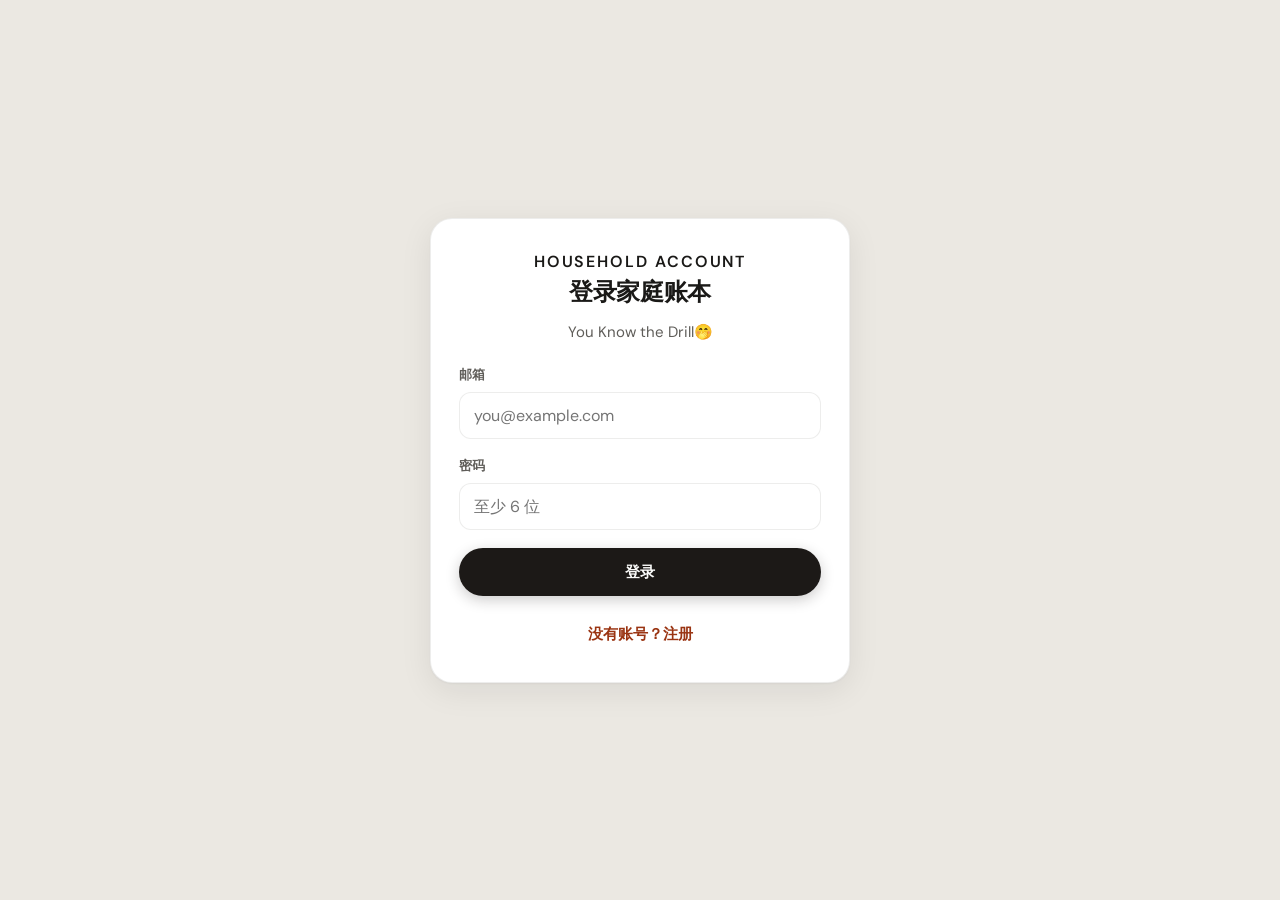
<file: index.html>
<!DOCTYPE html>
<html lang="zh-CN">
<head>
    <meta charset="UTF-8">
    <meta name="viewport" content="width=device-width, initial-scale=1.0">
    <title>家庭账本 · Household Account</title>
    <link rel="preconnect" href="https://fonts.googleapis.com">
    <link rel="preconnect" href="https://fonts.gstatic.com" crossorigin>
    <link href="https://fonts.googleapis.com/css2?family=DM+Sans:ital,opsz,wght@0,9..40,400..600;1,9..40,400&display=swap" rel="stylesheet">
    <link rel="stylesheet" href="style.css">
</head>
<body>
    <div id="auth-screen" class="auth-screen">
        <div class="auth-card">
            <p class="brand-title auth-brand">Household Account</p>
            <h2 class="auth-title">登录家庭账本</h2>
            <p class="auth-lead">You Know the Drill🤭</p>
            <div id="auth-config-warning" class="auth-config-warning" hidden>
                请先在项目里的 <code>supabase-config.js</code> 中填写 <code>SUPABASE_URL</code> 与 <code>SUPABASE_ANON_KEY</code>（来自 Supabase 控制台 → Project Settings → API），保存后刷新本页。
            </div>
            <form id="auth-form" class="auth-form" novalidate>
                <div class="form-group auth-field">
                    <label for="auth-email">邮箱</label>
                    <input type="email" id="auth-email" required autocomplete="username" placeholder="you@example.com">
                </div>
                <div class="form-group auth-field">
                    <label for="auth-password">密码</label>
                    <input type="password" id="auth-password" required autocomplete="current-password" placeholder="至少 6 位">
                </div>
                <p id="auth-error" class="auth-error" role="alert" hidden></p>
                <button type="submit" class="action-btn primary auth-submit" id="auth-submit">登录</button>
            </form>
            <button type="button" class="auth-toggle" id="auth-toggle-mode">没有账号？注册</button>
        </div>
    </div>

    <div class="app is-hidden">
        <div class="app-toolbar">
            <div class="page-tabs" role="tablist" aria-label="页面切换">
                <button class="page-tab active" data-page="home">首页</button>
                <button class="page-tab" data-page="stats">统计</button>
            </div>
            <button type="button" class="settings-btn" id="btn-settings" aria-label="设置">
                <svg width="22" height="22" viewBox="0 0 24 24" fill="none" aria-hidden="true">
                    <path d="M12 15.5A3.5 3.5 0 1 0 12 8.5a3.5 3.5 0 0 0 0 7Z" stroke="currentColor" stroke-width="2"/>
                    <path d="M19.4 15a1.65 1.65 0 0 0 .33 1.82l.06.06a2 2 0 0 1 0 2.83 2 2 0 0 1-2.83 0l-.06-.06a1.65 1.65 0 0 0-1.82-.33 1.65 1.65 0 0 0-1 1.51V21a2 2 0 0 1-2 2 2 2 0 0 1-2-2v-.09A1.65 1.65 0 0 0 9 19.4a1.65 1.65 0 0 0-1.82.33l-.06.06a2 2 0 0 1-2.83 0 2 2 0 0 1 0-2.83l.06-.06a1.65 1.65 0 0 0 .33-1.82 1.65 1.65 0 0 0-1.51-1H3a2 2 0 0 1-2-2 2 2 0 0 1 2-2h.09A1.65 1.65 0 0 0 4.6 9a1.65 1.65 0 0 0-.33-1.82l-.06-.06a2 2 0 0 1 0-2.83 2 2 0 0 1 2.83 0l.06.06a1.65 1.65 0 0 0 1.82.33H9a1.65 1.65 0 0 0 1-1.51V3a2 2 0 0 1 2-2 2 2 0 0 1 2 2v.09a1.65 1.65 0 0 0 1 1.51 1.65 1.65 0 0 0 1.82-.33l.06-.06a2 2 0 0 1 2.83 0 2 2 0 0 1 0 2.83l-.06.06a1.65 1.65 0 0 0-.33 1.82V9a1.65 1.65 0 0 0 1.51 1H21a2 2 0 0 1 2 2 2 2 0 0 1-2 2h-.09a1.65 1.65 0 0 0-1.51 1Z" stroke="currentColor" stroke-width="2"/>
                </svg>
            </button>
        </div>

        <main class="content" id="home-page">
            <section class="hero-block">
                <h2 class="hero-heading">把家里的账算清楚</h2>
                <p class="hero-lead">按发薪周期汇总收支，该交多少一目了然。</p>
            </section>

            <section class="card cycle-card">
                <div class="cycle-title">
                    <span>当前周期</span>
                    <span class="cycle-date" id="cycle-date"></span>
                </div>
                <div class="status-active" id="status-active">
                    <div class="stats-row">
                        <div class="stat-item">
                            <div class="stat-label">本期收入</div>
                            <div class="stat-value income" id="stat-income">待填入</div>
                        </div>
                        <div class="stat-item">
                            <div class="stat-label">日常预算</div>
                            <div class="stat-value" id="stat-daily-budget">¥6300</div>
                        </div>
                    </div>
                    <div class="stats-row">
                        <div class="stat-item">
                            <div class="stat-label">上月额外支出</div>
                            <div class="stat-value expense" id="stat-extra">¥0</div>
                        </div>
                        <div class="stat-item">
                            <div class="stat-label">交给老婆</div>
                            <div class="stat-value wife" id="stat-wife">待计算</div>
                        </div>
                    </div>
                </div>
            </section>

            <div class="quick-actions">
                <button class="action-btn secondary" id="btn-add-income">
                    <span class="icon">💰</span>
                    <span>记收入</span>
                </button>
                <button class="action-btn primary" id="btn-add-expense">
                    <span class="icon">+</span>
                    <span>记支出</span>
                </button>
            </div>

            <section class="card transactions-card">
                <div class="card-header">
                    <h2>最近支出</h2>
                </div>
                <div id="transactions-list" class="transactions-list">
                    <div class="empty-state">
                        <p>还没有支出记录</p>
                    </div>
                </div>
                <div id="transactions-list-old" class="transactions-list-old" style="display: none;"></div>
                <button class="expand-btn" id="expand-expense" style="display: none;">
                    <span class="expand-icon">▼</span> 更早记录
                </button>
            </section>
        </main>

        <!-- 统计页面 -->
        <main class="content" id="stats-page" style="display: none;">
            <section class="card stats-header-card">
                <div class="year-selector">
                    <button class="year-nav" id="prev-year">‹</button>
                    <select class="year-select" id="year-select"></select>
                    <button class="year-nav" id="next-year">›</button>
                </div>
                <div class="year-subtitle" id="year-subtitle">截至今天</div>
            </section>

            <section class="card">
                <div class="card-header">
                    <h2>年度汇总</h2>
                </div>
                <div class="year-summary-grid">
                    <button type="button" class="sum-item active" data-metric="income" id="sum-item-income">
                        <span class="sum-icon" aria-hidden="true">💰</span>
                        <div class="sum-label">总收入</div>
                        <div class="sum-value income" id="sum-income">¥0</div>
                    </button>
                    <button type="button" class="sum-item" data-metric="daily" id="sum-item-daily">
                        <span class="sum-icon" aria-hidden="true">📋</span>
                        <div class="sum-label">日常支出</div>
                        <div class="sum-value" id="sum-daily">¥0</div>
                    </button>
                    <button type="button" class="sum-item" data-metric="extra" id="sum-item-extra">
                        <span class="sum-icon" aria-hidden="true">🛍</span>
                        <div class="sum-label">额外支出</div>
                        <div class="sum-value expense" id="sum-extra">¥0</div>
                    </button>
                    <button type="button" class="sum-item" data-metric="extraRecord" id="sum-item-extra-record">
                        <span class="sum-icon" aria-hidden="true">📝</span>
                        <div class="sum-label">不可报销额外支出</div>
                        <div class="sum-value expense-muted" id="sum-extra-record">¥0</div>
                    </button>
                    <button type="button" class="sum-item" data-metric="wife" id="sum-item-wife">
                        <span class="sum-icon" aria-hidden="true">💜</span>
                        <div class="sum-label">交给老婆</div>
                        <div class="sum-value wife" id="sum-wife">¥0</div>
                    </button>
                </div>
            </section>

            <section class="card">
                <div class="card-header">
                    <h2 id="monthly-section-title">月度收入</h2>
                </div>
                <div id="monthly-chart" class="monthly-list"></div>
                <div id="extra-top5-block" class="extra-top5-block" hidden>
                    <h3 class="extra-top5-title" id="extra-top5-title">今年额外支出 Top 5 分类</h3>
                    <div id="extra-top5-list" class="extra-top5-list"></div>
                </div>
            </section>
        </main>
    </div>

    <div id="expense-modal" class="modal">
        <div class="modal-overlay"></div>
        <div class="modal-content">
            <div class="modal-header">
                <button class="modal-close" id="close-expense">取消</button>
                <h3 id="expense-modal-title">记支出</h3>
                <button class="modal-done" id="save-expense">完成</button>
            </div>
            <div class="modal-body">
                <div class="expense-reimburse-row" role="group" aria-label="支出类型">
                    <label class="expense-reimburse-option">
                        <input type="radio" name="expense-reimburse" value="yes" checked>
                        <span>可报销</span>
                        <small>影响交给老婆</small>
                    </label>
                    <label class="expense-reimburse-option">
                        <input type="radio" name="expense-reimburse" value="no">
                        <span>不可报销</span>
                        <small>仅记录，不进首页</small>
                    </label>
                </div>
                <div class="amount-input-wrapper">
                    <span class="currency">¥</span>
                    <input type="number" id="expense-amount" class="amount-input" placeholder="0.00" step="0.01" autofocus>
                </div>
                <div class="category-grid" id="category-grid"></div>
                <div class="modal-form-stack">
                    <div class="form-group form-group-full">
                        <label>日期</label>
                        <input type="date" id="expense-date" class="form-control">
                    </div>
                    <div class="form-group form-group-full">
                        <label>备注</label>
                        <input type="text" id="expense-note" class="form-control" placeholder="可选">
                    </div>
                </div>
            </div>
        </div>
    </div>

    <div id="income-modal" class="modal">
        <div class="modal-overlay"></div>
        <div class="modal-content">
            <div class="modal-header">
                <button class="modal-close" id="close-income">取消</button>
                <h3 id="income-modal-title">记收入</h3>
                <button class="modal-done" id="save-income">完成</button>
            </div>
            <div class="modal-body">
                <div class="amount-input-wrapper">
                    <span class="currency">¥</span>
                    <input type="number" id="income-amount" class="amount-input" placeholder="0.00" step="0.01" autofocus>
                </div>
                <div class="modal-form-stack">
                    <div class="form-group form-group-full">
                        <label>来源</label>
                        <select id="income-source-select" class="form-control">
                            <option value="工资" selected>工资</option>
                            <option value="奖金">奖金</option>
                            <option value="二手回收">二手回收</option>
                            <option value="其他">其他</option>
                        </select>
                        <input type="text" id="income-source-other" class="form-control income-source-other" placeholder="请填写来源" hidden>
                    </div>
                    <div class="form-group form-group-full">
                        <label>日期</label>
                        <input type="date" id="income-date" class="form-control">
                    </div>
                </div>
            </div>
        </div>
    </div>

    <div id="settings-modal" class="modal">
        <div class="modal-overlay"></div>
        <div class="modal-content">
            <div class="modal-header">
                <button class="modal-close" id="close-settings">取消</button>
                <h3>设置</h3>
                <button class="modal-done" id="save-settings">完成</button>
            </div>
            <div class="modal-body">
                <div class="form-group">
                    <label>日常预算</label>
                    <div class="amount-input-wrapper small">
                        <span class="currency">¥</span>
                        <input type="number" id="setting-daily-budget" class="amount-input" placeholder="0" step="100" value="6300">
                    </div>
                </div>
                <div class="form-group">
                    <label>发薪日</label>
                    <select id="setting-payday">
                        <option value="1">1号</option>
                        <option value="16" selected>16号</option>
                    </select>
                </div>
                <div class="form-group session-row">
                    <label>当前账号</label>
                    <p class="session-email" id="settings-session-email">—</p>
                </div>
                <button type="button" class="btn-logout" id="btn-logout">退出登录</button>
                <div class="danger-zone">
                    <button class="btn-delete" id="clear-data">清除所有数据</button>
                </div>
            </div>
        </div>
    </div>

    <script src="vendor/supabase.min.js" onerror="this.onerror=null;this.src='https://cdn.jsdelivr.net/npm/@supabase/supabase-js@2.49.8/dist/umd/supabase.js'"></script>
    <script src="supabase-config.js"></script>
    <script>
    (function () {
        if (!(window.SUPABASE_URL || '').trim() || !(window.SUPABASE_ANON_KEY || '').trim()) {
            window.SUPABASE_URL = 'https://lvshzuzglyvxhlwoklgm.supabase.co';
            window.SUPABASE_ANON_KEY = 'sb_publishable_kAD63yKNg8TStcFXtczAwA__UnK_dio';
        }
    })();
    </script>
    <script src="app.js"></script>
    <script src="boot-cloud.js"></script>
</body>
</html>
</file>
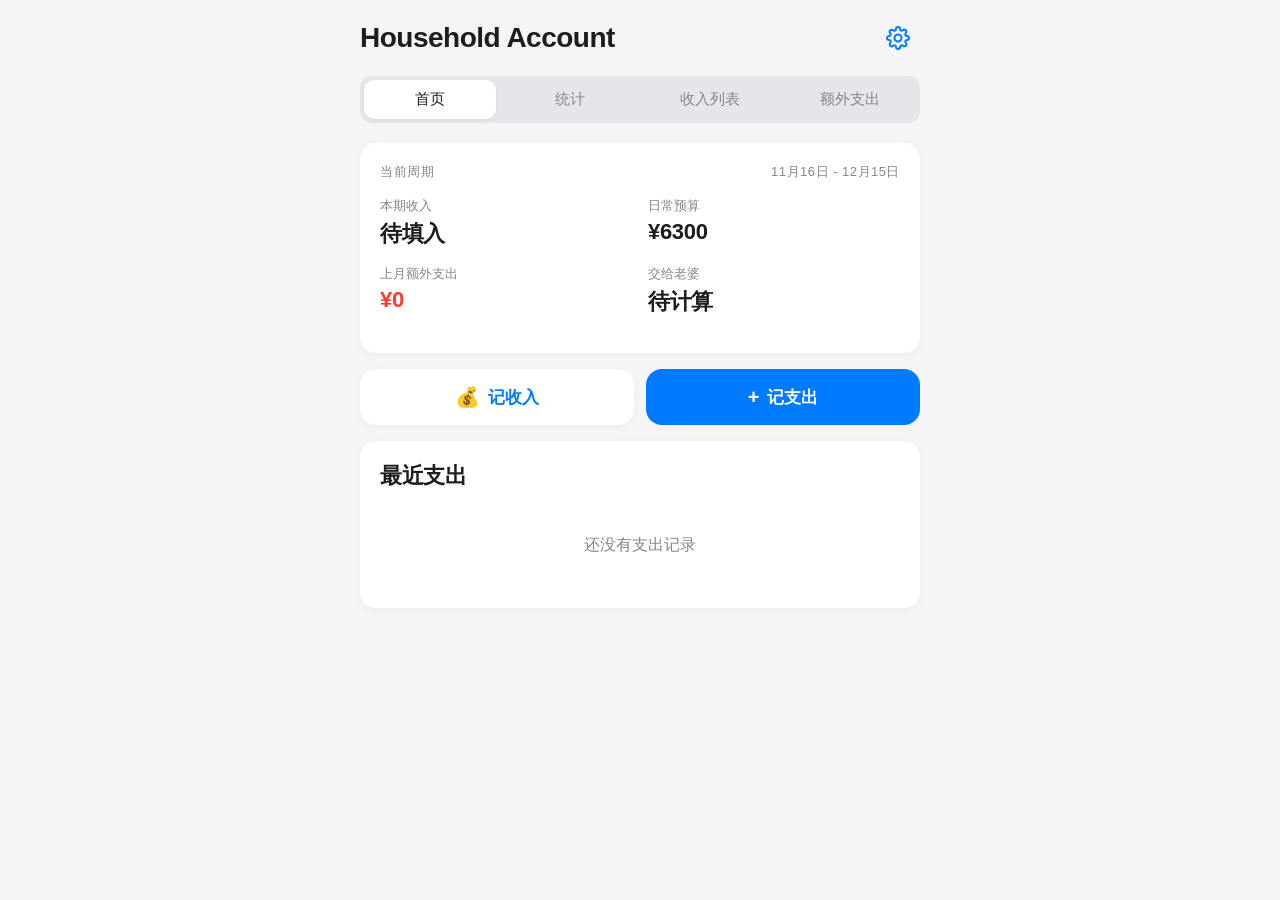
<file: _archive/满意版本-2026-05-13-1330/index.html>
<!DOCTYPE html>
<html lang="zh-CN">
<head>
    <meta charset="UTF-8">
    <meta name="viewport" content="width=device-width, initial-scale=1.0">
    <title>Household Account</title>
    <link rel="stylesheet" href="style.css">
</head>
<body>
    <div class="app">
        <!-- 顶部导航 -->
        <header class="header">
            <h1>Household Account</h1>
            <button class="settings-btn" id="btn-settings">
                <svg width="24" height="24" viewBox="0 0 24 24" fill="none">
                    <path d="M12 15.5A3.5 3.5 0 1 0 12 8.5a3.5 3.5 0 0 0 0 7Z" stroke="currentColor" stroke-width="2"/>
                    <path d="M19.4 15a1.65 1.65 0 0 0 .33 1.82l.06.06a2 2 0 0 1 0 2.83 2 2 0 0 1-2.83 0l-.06-.06a1.65 1.65 0 0 0-1.82-.33 1.65 1.65 0 0 0-1 1.51V21a2 2 0 0 1-2 2 2 2 0 0 1-2-2v-.09A1.65 1.65 0 0 0 9 19.4a1.65 1.65 0 0 0-1.82.33l-.06.06a2 2 0 0 1-2.83 0 2 2 0 0 1 0-2.83l.06-.06a1.65 1.65 0 0 0 .33-1.82 1.65 1.65 0 0 0-1.51-1H3a2 2 0 0 1-2-2 2 2 0 0 1 2-2h.09A1.65 1.65 0 0 0 4.6 9a1.65 1.65 0 0 0-.33-1.82l-.06-.06a2 2 0 0 1 0-2.83 2 2 0 0 1 2.83 0l.06.06a1.65 1.65 0 0 0 1.82.33H9a1.65 1.65 0 0 0 1-1.51V3a2 2 0 0 1 2-2 2 2 0 0 1 2 2v.09a1.65 1.65 0 0 0 1 1.51 1.65 1.65 0 0 0 1.82-.33l.06-.06a2 2 0 0 1 2.83 0 2 2 0 0 1 0 2.83l-.06.06a1.65 1.65 0 0 0-.33 1.82V9a1.65 1.65 0 0 0 1.51 1H21a2 2 0 0 1 2 2 2 2 0 0 1-2 2h-.09a1.65 1.65 0 0 0-1.51 1Z" stroke="currentColor" stroke-width="2"/>
                </svg>
            </button>
        </header>

        <!-- 页面切换标签 -->
        <div class="page-tabs">
            <button class="page-tab active" data-page="home">首页</button>
            <button class="page-tab" data-page="stats">统计</button>
            <button class="page-tab" data-page="income-list">收入列表</button>
            <button class="page-tab" data-page="extra-categories">额外支出</button>
        </div>

        <!-- 首页内容 -->
        <main class="content" id="home-page">
            <section class="card cycle-card">
                <div class="cycle-title">
                    <span>当前周期</span>
                    <span class="cycle-date" id="cycle-date"></span>
                </div>
                <div class="status-active" id="status-active">
                    <div class="stats-row">
                        <div class="stat-item">
                            <div class="stat-label">本期收入</div>
                            <div class="stat-value income" id="stat-income">待填入</div>
                        </div>
                        <div class="stat-item">
                            <div class="stat-label">日常预算</div>
                            <div class="stat-value">¥6300</div>
                        </div>
                    </div>
                    <div class="stats-row">
                        <div class="stat-item">
                            <div class="stat-label">上月额外支出</div>
                            <div class="stat-value expense" id="stat-extra">¥0</div>
                        </div>
                        <div class="stat-item">
                            <div class="stat-label">交给老婆</div>
                            <div class="stat-value wife" id="stat-wife">待计算</div>
                        </div>
                    </div>
                </div>
            </section>

            <div class="quick-actions">
                <button class="action-btn secondary" id="btn-add-income">
                    <span class="icon">💰</span>
                    <span>记收入</span>
                </button>
                <button class="action-btn primary" id="btn-add-expense">
                    <span class="icon">+</span>
                    <span>记支出</span>
                </button>
            </div>

            <section class="card transactions-card">
                <div class="card-header">
                    <h2>最近支出</h2>
                </div>
                <div id="transactions-list" class="transactions-list">
                    <div class="empty-state">
                        <p>还没有支出记录</p>
                    </div>
                </div>
                <div id="transactions-list-old" class="transactions-list-old" style="display: none;"></div>
                <button class="expand-btn" id="expand-expense" style="display: none;">
                    <span class="expand-icon">▼</span> 更早记录
                </button>
            </section>
        </main>

        <!-- 统计页面 -->
        <main class="content" id="stats-page" style="display: none;">
            <section class="card stats-header-card">
                <div class="year-selector">
                    <button class="year-nav" id="prev-year">‹</button>
                    <select class="year-select" id="year-select"></select>
                    <button class="year-nav" id="next-year">›</button>
                </div>
                <div class="year-subtitle" id="year-subtitle">截至今天</div>
            </section>

            <section class="card">
                <div class="card-header">
                    <h2>年度汇总</h2>
                </div>
                <div class="year-summary-grid">
                    <div class="sum-item">
                        <div class="sum-label">总收入</div>
                        <div class="sum-value income" id="sum-income">¥0</div>
                    </div>
                    <div class="sum-item">
                        <div class="sum-label">日常支出</div>
                        <div class="sum-value" id="sum-daily">¥0</div>
                    </div>
                    <div class="sum-item">
                        <div class="sum-label">额外支出</div>
                        <div class="sum-value expense" id="sum-extra">¥0</div>
                    </div>
                    <div class="sum-item">
                        <div class="sum-label">交给老婆</div>
                        <div class="sum-value wife" id="sum-wife">¥0</div>
                    </div>
                </div>
            </section>

            <section class="card">
                <div class="card-header">
                    <h2>月度趋势</h2>
                </div>
                <div id="monthly-chart" class="monthly-chart"></div>
            </section>
        </main>

        <!-- 收入列表页 -->
        <main class="content" id="income-list-page" style="display: none;">
            <section class="card">
                <div class="card-header">
                    <h2>收入记录</h2>
                </div>
                <div id="income-list-full" class="income-list">
                    <div class="empty-state">
                        <p>还没有收入记录</p>
                    </div>
                </div>
            </section>
        </main>

        <!-- 额外支出分类页 -->
        <main class="content" id="extra-categories-page" style="display: none;">
            <section class="card stats-header-card">
                <div class="year-selector">
                    <button class="year-nav" id="prev-year-extra">‹</button>
                    <select class="year-select" id="year-select-extra"></select>
                    <button class="year-nav" id="next-year-extra">›</button>
                </div>
                <div class="year-subtitle" id="year-subtitle-extra">截至今天</div>
            </section>

            <section class="card">
                <div class="card-header">
                    <h2>额外支出分类</h2>
                </div>
                <div id="extra-breakdown-full" class="extra-breakdown"></div>
            </section>
        </main>
    </div>

    <div id="expense-modal" class="modal">
        <div class="modal-overlay"></div>
        <div class="modal-content">
            <div class="modal-header">
                <button class="modal-close" id="close-expense">取消</button>
                <h3 id="expense-modal-title">记支出</h3>
                <button class="modal-done" id="save-expense">完成</button>
            </div>
            <div class="modal-body">
                <div class="amount-input-wrapper">
                    <span class="currency">¥</span>
                    <input type="number" id="expense-amount" class="amount-input" placeholder="0.00" step="0.01" autofocus>
                </div>
                <div class="type-selector">
                    <button class="type-btn active" data-type="extra">额外支出</button>
                    <button class="type-btn" data-type="daily">日常支出</button>
                </div>
                <div class="category-grid" id="category-grid"></div>
                <div class="form-group">
                    <label>日期</label>
                    <input type="date" id="expense-date">
                </div>
                <div class="form-group">
                    <label>备注</label>
                    <input type="text" id="expense-note" placeholder="可选">
                </div>
            </div>
        </div>
    </div>

    <div id="income-modal" class="modal">
        <div class="modal-overlay"></div>
        <div class="modal-content">
            <div class="modal-header">
                <button class="modal-close" id="close-income">取消</button>
                <h3 id="income-modal-title">记收入</h3>
                <button class="modal-done" id="save-income">完成</button>
            </div>
            <div class="modal-body">
                <div class="amount-input-wrapper">
                    <span class="currency">¥</span>
                    <input type="number" id="income-amount" class="amount-input" placeholder="0.00" step="0.01" autofocus>
                </div>
                <div class="form-group">
                    <label>来源</label>
                    <input type="text" id="income-source" value="工资">
                </div>
                <div class="form-group">
                    <label>日期</label>
                    <input type="date" id="income-date">
                </div>
                <div id="income-preview-section">
                    <div class="summary-section">
                        <div class="summary-header">上月额外支出</div>
                        <div id="last-extra-list" class="mini-transactions"></div>
                        <div class="summary-total">
                            <span>合计</span>
                            <span class="extra-total" id="last-extra-total">¥0</span>
                        </div>
                    </div>
                    <div class="allocation-preview">
                        <div class="alloc-row">
                            <span class="alloc-label">日常预算</span>
                            <span class="alloc-value" id="alloc-daily">¥6300</span>
                        </div>
                        <div class="alloc-row">
                            <span class="alloc-label">上月额外支出</span>
                            <span class="alloc-value expense" id="alloc-extra">¥0</span>
                        </div>
                        <div class="alloc-row total">
                            <span class="alloc-label">交给老婆</span>
                            <span class="alloc-value wife" id="alloc-wife">¥0</span>
                        </div>
                    </div>
                </div>
            </div>
        </div>
    </div>

    <div id="settings-modal" class="modal">
        <div class="modal-overlay"></div>
        <div class="modal-content">
            <div class="modal-header">
                <button class="modal-close" id="close-settings">取消</button>
                <h3>设置</h3>
                <button class="modal-done" id="save-settings">完成</button>
            </div>
            <div class="modal-body">
                <div class="form-group">
                    <label>日常预算</label>
                    <div class="amount-input-wrapper small">
                        <span class="currency">¥</span>
                        <input type="number" id="setting-daily-budget" class="amount-input" placeholder="0" step="100" value="6300">
                    </div>
                </div>
                <div class="form-group">
                    <label>发薪日</label>
                    <select id="setting-payday">
                        <option value="1">1号</option>
                        <option value="16" selected>16号</option>
                    </select>
                </div>
                <div class="danger-zone">
                    <button class="btn-delete" id="clear-data">清除所有数据</button>
                </div>
            </div>
        </div>
    </div>

    <script src="app.js"></script>
</body>
</html>
</file>
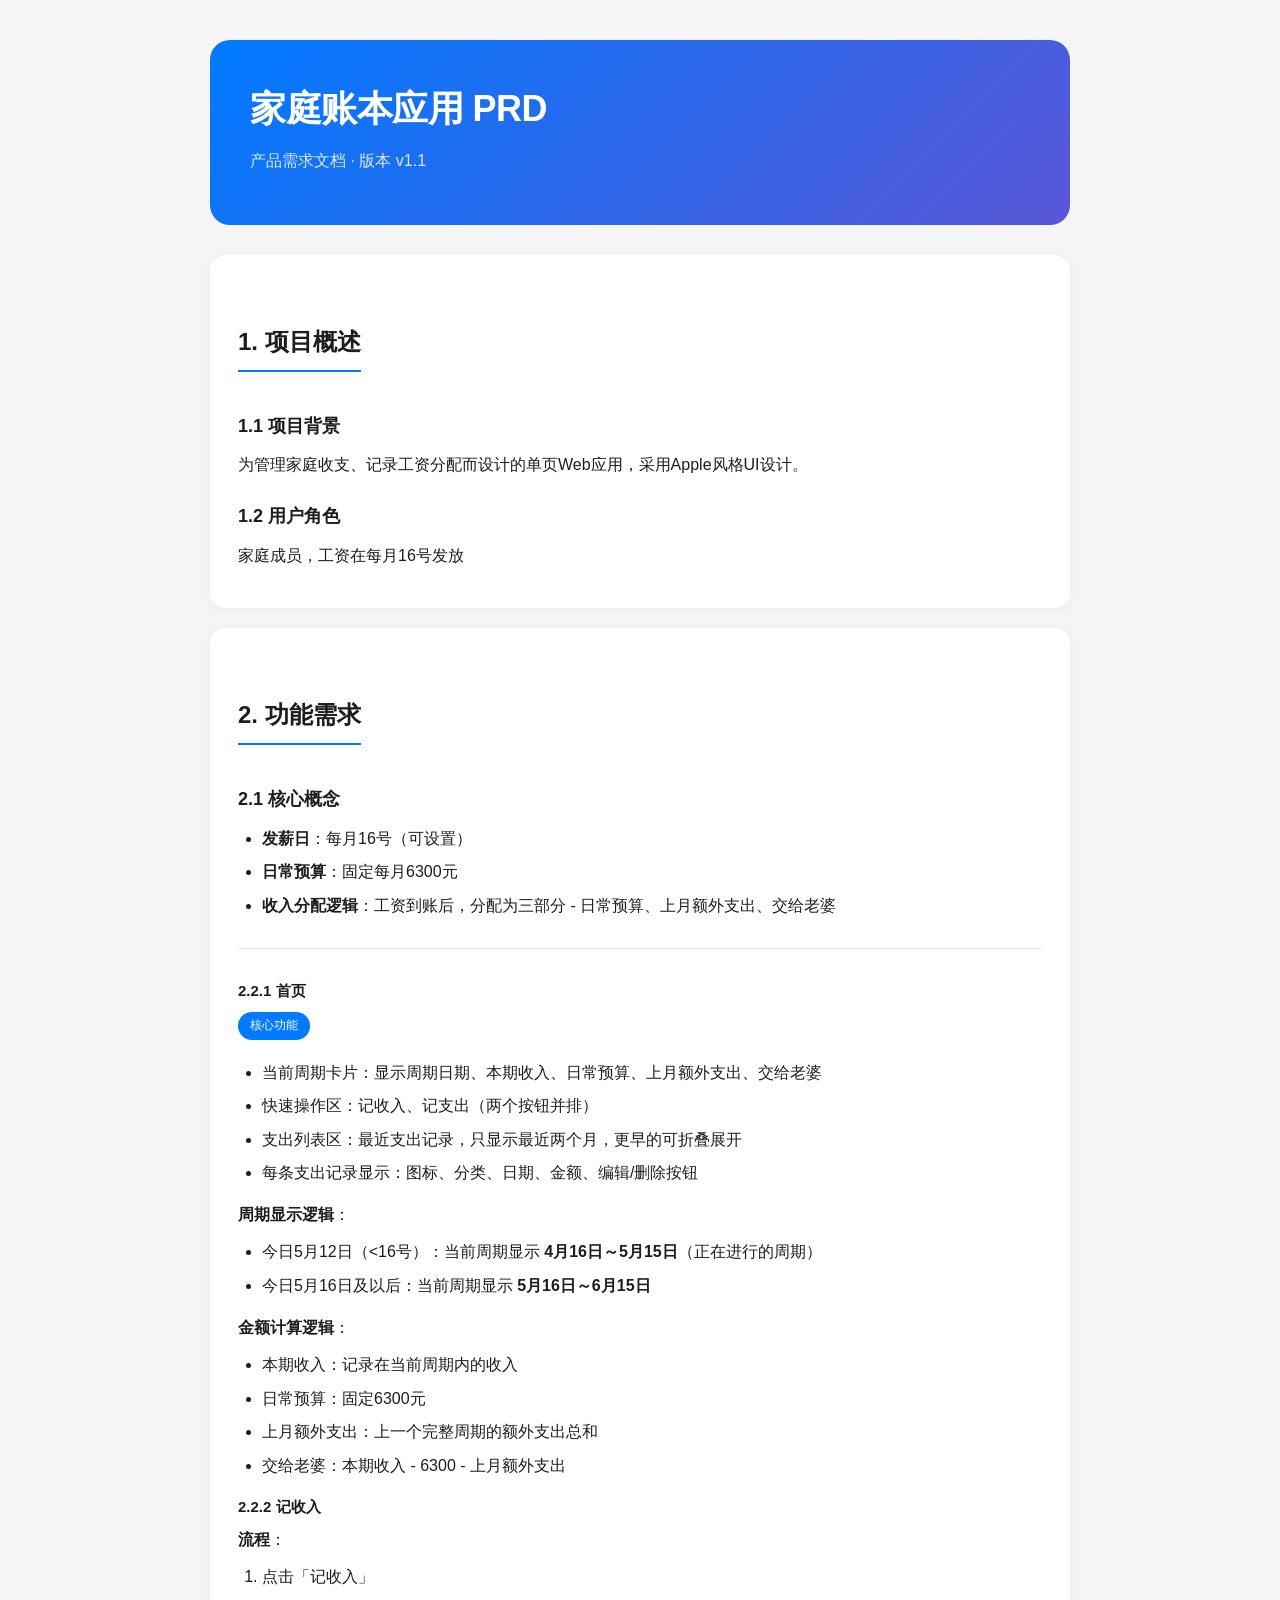
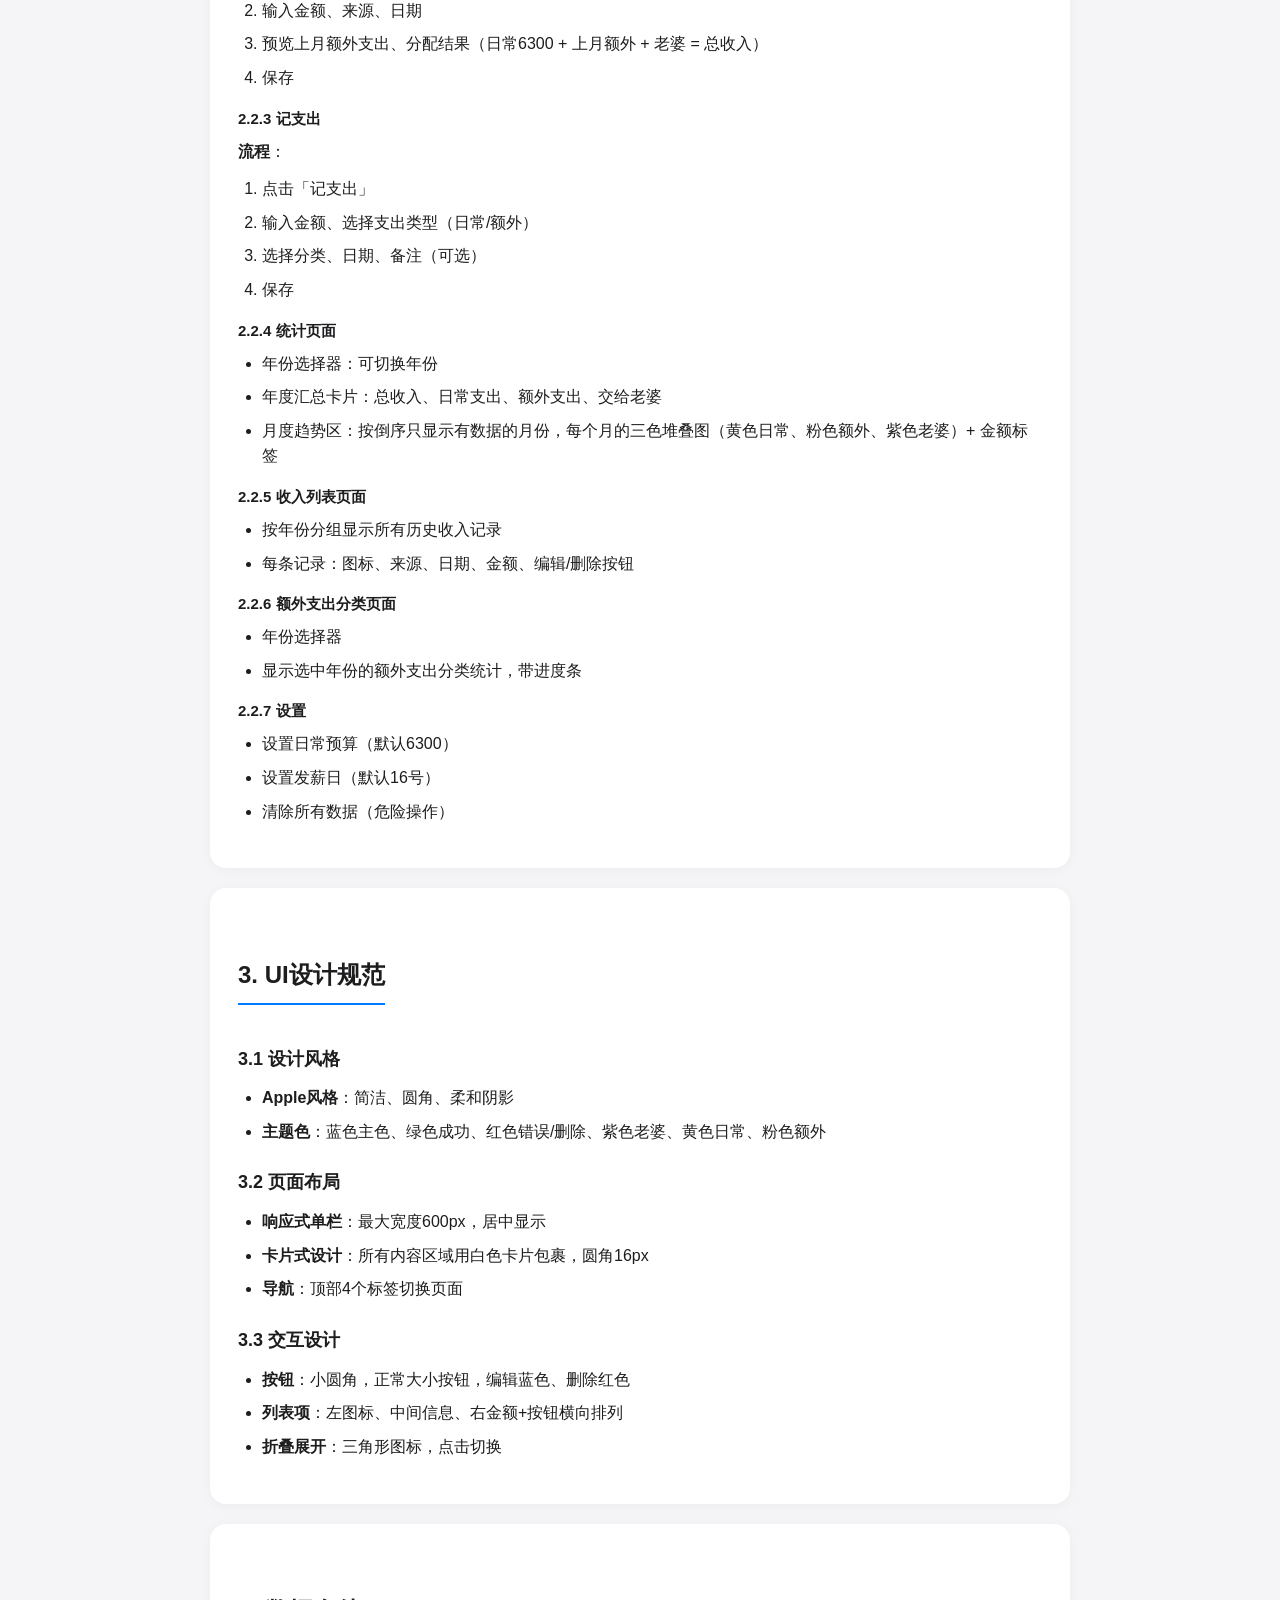
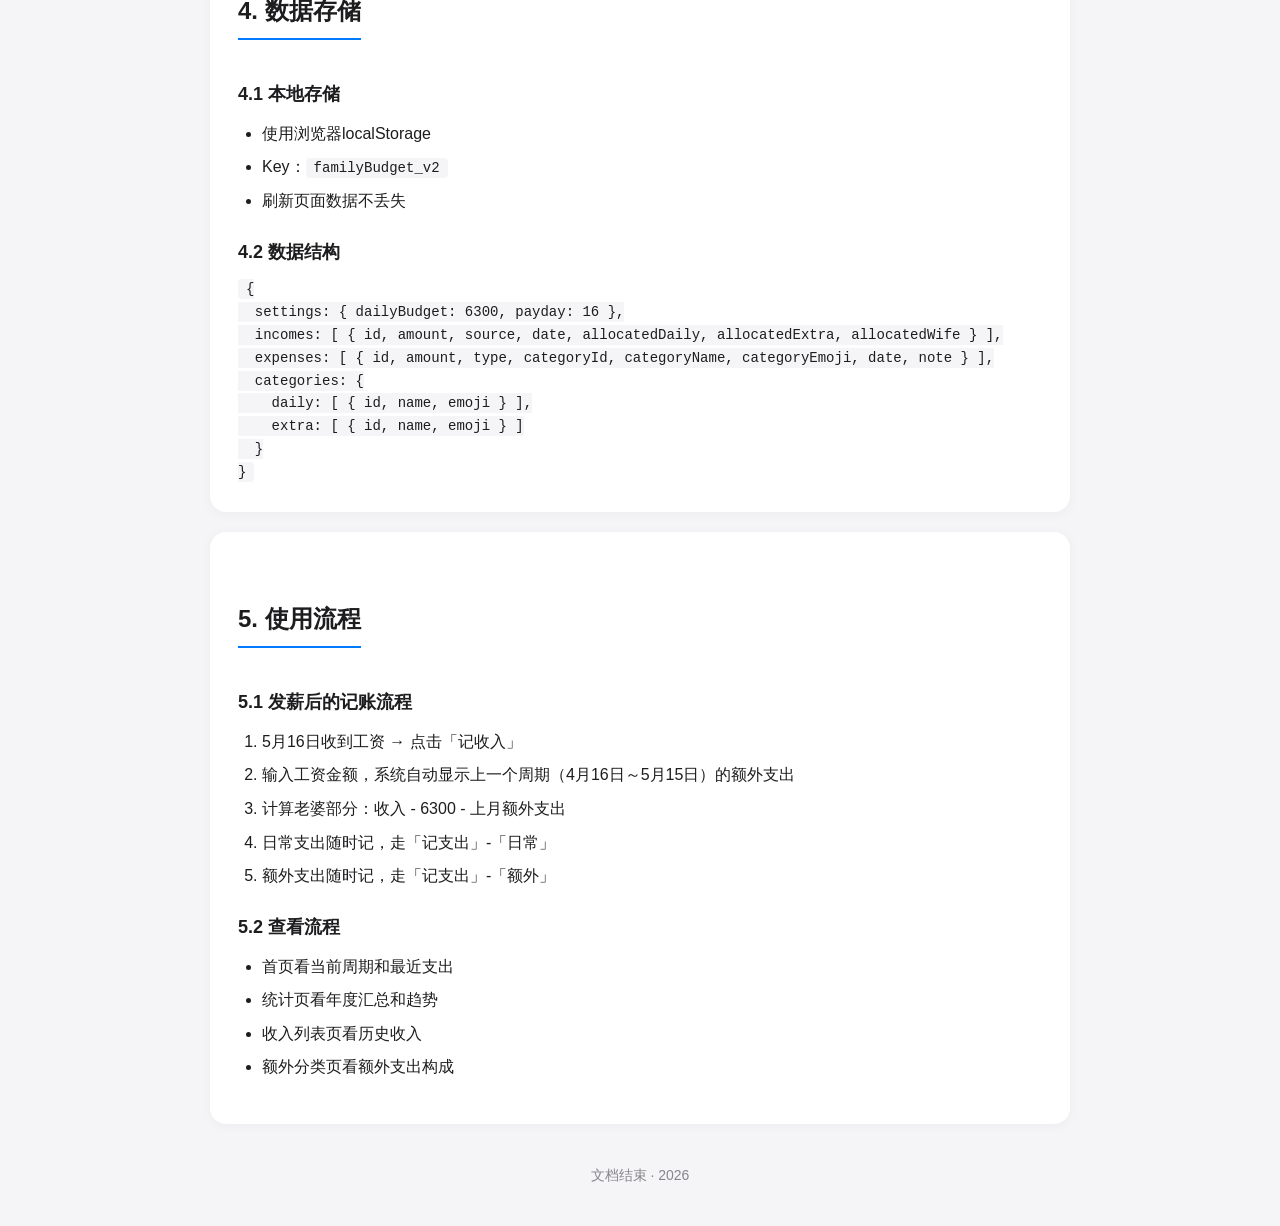
<file: PRD.html>
<!DOCTYPE html>
<html lang="zh-CN">
<head>
    <meta charset="UTF-8">
    <meta name="viewport" content="width=device-width, initial-scale=1.0">
    <title>家庭账本应用 PRD</title>
    <style>
        * { margin:0; padding:0; box-sizing:border-box; }
        body {
            font-family: -apple-system, BlinkMacSystemFont, "SF Pro Text", "Helvetica Neue", Arial, sans-serif;
            background: #f5f5f7;
            color: #1d1d1f;
            line-height: 1.6;
            padding: 40px 20px;
            max-width: 900px;
            margin: 0 auto;
        }
        h1 { font-size: 36px; font-weight: 700; margin-bottom: 10px; letter-spacing: -0.5px; }
        h2 { font-size: 24px; font-weight: 600; margin: 40px 0 16px; color: #1d1d1f; padding-bottom: 8px; border-bottom: 2px solid #007aff; display: inline-block; }
        h3 { font-size: 18px; font-weight: 600; margin: 24px 0 12px; color: #1d1d1f; }
        h4 { font-size: 15px; font-weight: 600; margin: 16px 0 8px; color: #1d1d1f; }
        p { margin-bottom: 12px; }
        .card { background: white; border-radius: 16px; padding: 28px; margin-bottom: 20px; box-shadow: 0 2px 12px rgba(0,0,0,0.04); }
        ul, ol { margin-left: 24px; margin-bottom: 16px; }
        li { margin-bottom: 8px; }
        code { background: #f5f5f7; padding: 2px 8px; border-radius: 4px; font-family: monospace; font-size: 14px; }
        .header-box { background: linear-gradient(135deg, #007aff, #5856d6); color: white; padding: 40px; border-radius: 20px; margin-bottom: 30px; }
        .header-box h1 { color: white; }
        .header-box .subtitle { color: rgba(255,255,255,0.85); }
        .tag { display: inline-block; background: #007aff; color: white; padding: 4px 12px; border-radius: 20px; font-size: 12px; margin-right: 8px; margin-bottom: 8px; }
        .section-divider { height: 1px; background: #e5e5ea; margin: 30px 0; }
    </style>
</head>
<body>
    <div class="header-box">
        <h1>家庭账本应用 PRD</h1>
        <p class="subtitle">产品需求文档 · 版本 v1.1</p>
    </div>

    <div class="card">
        <h2>1. 项目概述</h2>
        <h3>1.1 项目背景</h3>
        <p>为管理家庭收支、记录工资分配而设计的单页Web应用，采用Apple风格UI设计。</p>
        <h3>1.2 用户角色</h3>
        <p>家庭成员，工资在每月16号发放</p>
    </div>

    <div class="card">
        <h2>2. 功能需求</h2>
        <h3>2.1 核心概念</h3>
        <ul>
            <li><strong>发薪日</strong>：每月16号（可设置）</li>
            <li><strong>日常预算</strong>：固定每月6300元</li>
            <li><strong>收入分配逻辑</strong>：工资到账后，分配为三部分 - 日常预算、上月额外支出、交给老婆</li>
        </ul>

        <div class="section-divider"></div>

        <h4>2.2.1 首页</h4>
        <p><span class="tag">核心功能</span></p>
        <ul>
            <li>当前周期卡片：显示周期日期、本期收入、日常预算、上月额外支出、交给老婆</li>
            <li>快速操作区：记收入、记支出（两个按钮并排）</li>
            <li>支出列表区：最近支出记录，只显示最近两个月，更早的可折叠展开</li>
            <li>每条支出记录显示：图标、分类、日期、金额、编辑/删除按钮</li>
        </ul>

        <p><strong>周期显示逻辑</strong>：</p>
        <ul>
            <li>今日5月12日（<16号）：当前周期显示 <strong>4月16日～5月15日</strong>（正在进行的周期）</li>
            <li>今日5月16日及以后：当前周期显示 <strong>5月16日～6月15日</strong></li>
        </ul>

        <p><strong>金额计算逻辑</strong>：</p>
        <ul>
            <li>本期收入：记录在当前周期内的收入</li>
            <li>日常预算：固定6300元</li>
            <li>上月额外支出：上一个完整周期的额外支出总和</li>
            <li>交给老婆：本期收入 - 6300 - 上月额外支出</li>
        </ul>

        <h4>2.2.2 记收入</h4>
        <p><strong>流程</strong>：</p>
        <ol>
            <li>点击「记收入」</li>
            <li>输入金额、来源、日期</li>
            <li>预览上月额外支出、分配结果（日常6300 + 上月额外 + 老婆 = 总收入）</li>
            <li>保存</li>
        </ol>

        <h4>2.2.3 记支出</h4>
        <p><strong>流程</strong>：</p>
        <ol>
            <li>点击「记支出」</li>
            <li>输入金额、选择支出类型（日常/额外）</li>
            <li>选择分类、日期、备注（可选）</li>
            <li>保存</li>
        </ol>

        <h4>2.2.4 统计页面</h4>
        <ul>
            <li>年份选择器：可切换年份</li>
            <li>年度汇总卡片：总收入、日常支出、额外支出、交给老婆</li>
            <li>月度趋势区：按倒序只显示有数据的月份，每个月的三色堆叠图（黄色日常、粉色额外、紫色老婆）+ 金额标签</li>
        </ul>

        <h4>2.2.5 收入列表页面</h4>
        <ul>
            <li>按年份分组显示所有历史收入记录</li>
            <li>每条记录：图标、来源、日期、金额、编辑/删除按钮</li>
        </ul>

        <h4>2.2.6 额外支出分类页面</h4>
        <ul>
            <li>年份选择器</li>
            <li>显示选中年份的额外支出分类统计，带进度条</li>
        </ul>

        <h4>2.2.7 设置</h4>
        <ul>
            <li>设置日常预算（默认6300）</li>
            <li>设置发薪日（默认16号）</li>
            <li>清除所有数据（危险操作）</li>
        </ul>
    </div>

    <div class="card">
        <h2>3. UI设计规范</h2>
        <h3>3.1 设计风格</h3>
        <ul>
            <li><strong>Apple风格</strong>：简洁、圆角、柔和阴影</li>
            <li><strong>主题色</strong>：蓝色主色、绿色成功、红色错误/删除、紫色老婆、黄色日常、粉色额外</li>
        </ul>

        <h3>3.2 页面布局</h3>
        <ul>
            <li><strong>响应式单栏</strong>：最大宽度600px，居中显示</li>
            <li><strong>卡片式设计</strong>：所有内容区域用白色卡片包裹，圆角16px</li>
            <li><strong>导航</strong>：顶部4个标签切换页面</li>
        </ul>

        <h3>3.3 交互设计</h3>
        <ul>
            <li><strong>按钮</strong>：小圆角，正常大小按钮，编辑蓝色、删除红色</li>
            <li><strong>列表项</strong>：左图标、中间信息、右金额+按钮横向排列</li>
            <li><strong>折叠展开</strong>：三角形图标，点击切换</li>
        </ul>
    </div>

    <div class="card">
        <h2>4. 数据存储</h2>
        <h3>4.1 本地存储</h3>
        <ul>
            <li>使用浏览器localStorage</li>
            <li>Key：<code>familyBudget_v2</code></li>
            <li>刷新页面数据不丢失</li>
        </ul>

        <h3>4.2 数据结构</h3>
        <pre><code>{
  settings: { dailyBudget: 6300, payday: 16 },
  incomes: [ { id, amount, source, date, allocatedDaily, allocatedExtra, allocatedWife } ],
  expenses: [ { id, amount, type, categoryId, categoryName, categoryEmoji, date, note } ],
  categories: {
    daily: [ { id, name, emoji } ],
    extra: [ { id, name, emoji } ]
  }
}</code></pre>
    </div>

    <div class="card">
        <h2>5. 使用流程</h2>
        <h3>5.1 发薪后的记账流程</h3>
        <ol>
            <li>5月16日收到工资 → 点击「记收入」</li>
            <li>输入工资金额，系统自动显示上一个周期（4月16日～5月15日）的额外支出</li>
            <li>计算老婆部分：收入 - 6300 - 上月额外支出</li>
            <li>日常支出随时记，走「记支出」-「日常」</li>
            <li>额外支出随时记，走「记支出」-「额外」</li>
        </ol>

        <h3>5.2 查看流程</h3>
        <ul>
            <li>首页看当前周期和最近支出</li>
            <li>统计页看年度汇总和趋势</li>
            <li>收入列表页看历史收入</li>
            <li>额外分类页看额外支出构成</li>
        </ul>
    </div>

    <div style="text-align: center; color: #86868b; margin-top: 40px; font-size: 14px;">
        文档结束 · 2026
    </div>

</body>
</html>
</file>
<file: style.css>
* { margin: 0; padding: 0; box-sizing: border-box; -webkit-tap-highlight-color: transparent; }

:root {
    --bg: #ebe8e2;
    --bg-warm: #e4e0d8;
    --bg-card: #faf9f6;
    --bg-card-solid: #ffffff;
    --text: #1a1917;
    --text-secondary: #5f5d59;
    --text-tertiary: #8a8780;
    --accent: #b45309;
    --accent-soft: rgba(180, 83, 9, 0.14);
    --accent-link: #9a3412;
    --border: rgba(26, 25, 23, 0.08);
    --separator: rgba(26, 25, 23, 0.1);
    --shadow-sm: 0 1px 2px rgba(26, 25, 23, 0.04);
    --shadow-md: 0 8px 32px rgba(26, 25, 23, 0.08);
    --radius-card: 20px;
    --radius-pill: 999px;
    --primary-cta: #1c1917;
    --success: #166534;
    --danger: #9f1239;
    --purple: #6b21a8;
    --warning: #b45309;
}

body {
    font-family: "DM Sans", -apple-system, BlinkMacSystemFont, "Segoe UI", sans-serif;
    background: var(--bg);
    color: var(--text);
    -webkit-font-smoothing: antialiased;
    font-optical-sizing: auto;
}

.app {
    min-height: 100vh;
    max-width: 960px;
    margin: 0 auto;
    padding: 0 24px 56px;
}

/* —— 顶栏：Tab + 设置（无品牌横条） —— */
.app-toolbar {
    position: sticky;
    top: 0;
    z-index: 50;
    margin: 0 -24px 12px;
    padding: 10px 16px 10px 24px;
    display: flex;
    align-items: center;
    justify-content: space-between;
    gap: 12px;
    background: rgba(250, 249, 246, 0.92);
    backdrop-filter: blur(16px);
    -webkit-backdrop-filter: blur(16px);
    border-bottom: 1px solid var(--border);
}

.brand-title {
    font-size: 1rem;
    font-weight: 600;
    letter-spacing: 0.12em;
    text-transform: uppercase;
    color: var(--text);
}

.settings-btn {
    display: inline-flex;
    align-items: center;
    justify-content: center;
    flex-shrink: 0;
    width: 40px;
    height: 40px;
    padding: 0;
    border: 1px solid var(--border);
    border-radius: var(--radius-pill);
    background: var(--bg-card-solid);
    color: var(--text-secondary);
    cursor: pointer;
    transition: color 0.15s, border-color 0.15s, background 0.15s;
}

.settings-btn:hover {
    color: var(--accent-link);
    border-color: rgba(180, 83, 9, 0.25);
    background: var(--bg-card);
}

/* —— 页面切换 —— */
.page-tabs {
    display: flex;
    flex-wrap: wrap;
    gap: 4px 8px;
    padding: 0;
    background: transparent;
    flex: 1;
    min-width: 0;
}

.page-tab {
    padding: 10px 14px;
    border: none;
    background: none;
    font-family: inherit;
    font-size: 0.9375rem;
    font-weight: 500;
    color: var(--text-tertiary);
    border-radius: 8px;
    cursor: pointer;
    transition: color 0.15s, background 0.15s;
}

.page-tab:hover {
    color: var(--text-secondary);
    background: rgba(255, 255, 255, 0.45);
}

.page-tab.active {
    color: var(--text);
    font-weight: 600;
    background: transparent;
    box-shadow: none;
    position: relative;
}

.page-tab.active::after {
    content: "";
    position: absolute;
    left: 14px;
    right: 14px;
    bottom: 4px;
    height: 2px;
    border-radius: 1px;
    background: var(--accent);
}

.content { padding: 0; }

/* —— 首页 Hero —— */
.hero-block {
    text-align: center;
    padding: 8px 0 28px;
    max-width: 28rem;
    margin: 0 auto;
}

.hero-heading {
    font-size: clamp(1.65rem, 5vw, 2.35rem);
    font-weight: 600;
    letter-spacing: -0.03em;
    line-height: 1.15;
    color: var(--text);
}

.hero-lead {
    margin-top: 14px;
    font-size: 1rem;
    line-height: 1.6;
    color: var(--text-secondary);
    font-weight: 400;
}

/* —— 卡片 —— */
.card {
    background: var(--bg-card-solid);
    border-radius: var(--radius-card);
    padding: 22px 22px;
    margin-bottom: 18px;
    box-shadow: var(--shadow-sm), var(--shadow-md);
    border: 1px solid rgba(255, 255, 255, 0.6);
}

.cycle-card {
    background: linear-gradient(165deg, #faf9f6 0%, #ffffff 55%);
}

.cycle-title {
    display: flex;
    justify-content: space-between;
    align-items: center;
    margin-bottom: 18px;
    font-size: 0.75rem;
    color: var(--text-tertiary);
    font-weight: 600;
    text-transform: uppercase;
    letter-spacing: 0.08em;
}

.cycle-date { color: var(--text-secondary); font-weight: 500; }

.stats-row {
    display: grid;
    grid-template-columns: 1fr 1fr;
    gap: 18px;
    margin-bottom: 18px;
}

.stat-item { text-align: left; }

.stat-label {
    font-size: 0.8125rem;
    color: var(--text-secondary);
    margin-bottom: 6px;
    font-weight: 500;
}

.stat-value {
    font-size: 1.375rem;
    font-weight: 600;
    letter-spacing: -0.02em;
}

.stat-value.income { color: var(--success); }
.stat-value.expense { color: var(--danger); }
.stat-value.wife { color: var(--purple); }

/* —— 主操作：深色药丸 + 浅色描边 —— */
.quick-actions {
    display: grid;
    grid-template-columns: 1fr 1fr;
    gap: 12px;
    margin-bottom: 20px;
}

.action-btn {
    display: flex;
    align-items: center;
    justify-content: center;
    gap: 8px;
    padding: 14px 18px;
    border-radius: var(--radius-pill);
    border: none;
    font-family: inherit;
    font-size: 0.9375rem;
    font-weight: 600;
    cursor: pointer;
    transition: transform 0.15s, box-shadow 0.15s, background 0.15s;
}

.action-btn:active { transform: scale(0.98); }

.action-btn.primary {
    background: var(--primary-cta);
    color: #fafaf9;
    box-shadow: 0 4px 14px rgba(28, 25, 23, 0.22);
}

.action-btn.primary:hover {
    box-shadow: 0 6px 20px rgba(28, 25, 23, 0.28);
}

.action-btn.secondary {
    background: var(--bg-card-solid);
    color: var(--accent-link);
    border: 1px solid var(--border);
    box-shadow: var(--shadow-sm);
}

.action-btn.secondary:hover {
    border-color: rgba(180, 83, 9, 0.22);
    background: var(--bg-card);
}

.action-btn .icon { font-size: 1.125rem; }

.card-header {
    display: flex;
    justify-content: space-between;
    align-items: center;
    margin-bottom: 14px;
}

.card-header h2 {
    font-size: 1.125rem;
    font-weight: 600;
    letter-spacing: -0.02em;
    color: var(--text);
}

.transactions-list { margin: 0 -22px; }

.empty-state {
    text-align: center;
    padding: 36px 22px;
    color: var(--text-tertiary);
    font-size: 0.9375rem;
}

.transaction-item {
    display: flex;
    align-items: center;
    padding: 14px 22px;
    border-top: 1px solid var(--separator);
}

.transaction-item:first-child { border-top: none; }

.t-icon {
    width: 42px;
    height: 42px;
    border-radius: 12px;
    display: flex;
    align-items: center;
    justify-content: center;
    font-size: 1.25rem;
    margin-right: 14px;
    flex-shrink: 0;
}

.t-icon.daily { background: #fef3c7; }
.t-icon.extra { background: #fce7f3; }

.t-info { flex: 1; }

.t-title { font-size: 1rem; font-weight: 600; }
.t-subtitle { font-size: 0.875rem; color: var(--text-secondary); margin-top: 2px; }

.t-amount { font-size: 1rem; font-weight: 600; margin-right: 12px; }
.t-amount.negative { color: var(--text); }

.t-actions { display: flex; gap: 6px; flex-shrink: 0; }

.t-action-btn {
    border: none;
    font-size: 0.75rem;
    font-weight: 600;
    cursor: pointer;
    padding: 7px 12px;
    border-radius: var(--radius-pill);
    color: #fafaf9;
}

.t-action-btn.edit { background: var(--primary-cta); }
.t-action-btn.delete { background: var(--danger); }

.transactions-list-old { border-top: 1px solid var(--separator); }
.transactions-list-old .transaction-item { opacity: 0.72; }

.expand-btn {
    width: 100%;
    padding: 12px;
    border: none;
    background: none;
    color: var(--accent-link);
    font-family: inherit;
    font-size: 0.875rem;
    font-weight: 600;
    cursor: pointer;
    display: flex;
    align-items: center;
    justify-content: center;
    gap: 6px;
    margin-top: 6px;
    border-radius: 10px;
    transition: background 0.15s;
}

.expand-btn:hover { background: var(--accent-soft); }

.expand-icon { font-size: 0.65rem; transition: transform 0.2s; display: inline-block; }
.expand-btn.expanded .expand-icon { transform: rotate(-180deg); }

/* —— 弹层 —— */
.modal {
    display: none;
    position: fixed;
    top: 0;
    left: 0;
    width: 100%;
    height: 100%;
    z-index: 100;
    animation: fadeIn 0.2s ease;
}

.modal.active { display: block; }

.modal-overlay {
    position: absolute;
    top: 0;
    left: 0;
    width: 100%;
    height: 100%;
    background: rgba(28, 25, 23, 0.35);
    backdrop-filter: blur(6px);
    -webkit-backdrop-filter: blur(6px);
}

.modal-content {
    position: absolute;
    bottom: 0;
    left: 0;
    width: 100%;
    max-height: 90vh;
    background: var(--bg-card-solid);
    border-radius: 22px 22px 0 0;
    display: flex;
    flex-direction: column;
    animation: slideUpMobile 0.32s ease;
    border: 1px solid var(--border);
    border-bottom: none;
    box-shadow: 0 -12px 48px rgba(26, 25, 23, 0.12);
}

@media (min-width: 600px) {
    .modal-content {
        left: 50%;
        bottom: auto;
        top: 50%;
        transform: translate(-50%, -50%);
        width: 520px;
        border-radius: 20px;
        max-height: 82vh;
        border: 1px solid var(--border);
        animation: slideUpDesktop 0.28s ease;
    }
}

.modal-header {
    display: flex;
    justify-content: space-between;
    align-items: center;
    padding: 16px 20px;
    border-bottom: 1px solid var(--separator);
}

.modal-close,
.modal-done {
    font-size: 0.9375rem;
    font-family: inherit;
    border: none;
    background: none;
    padding: 8px;
    cursor: pointer;
    color: var(--accent-link);
    font-weight: 500;
}

.modal-done { font-weight: 600; }

.modal-header h3 {
    font-size: 1rem;
    font-weight: 600;
}

.modal-body { padding: 20px; overflow-y: auto; }

.amount-input-wrapper {
    display: flex;
    align-items: center;
    justify-content: center;
    margin-bottom: 22px;
    padding: 18px;
}

.amount-input-wrapper.small { padding: 0; margin-bottom: 8px; }

.currency { font-size: 2.25rem; font-weight: 300; margin-right: 4px; color: var(--text-secondary); }
.amount-input-wrapper.small .currency { font-size: 1.5rem; }

.amount-input {
    font-size: 2.25rem;
    font-weight: 300;
    border: none;
    background: none;
    width: 200px;
    outline: none;
    text-align: left;
    font-family: inherit;
    color: var(--text);
}

.amount-input-wrapper.small .amount-input { font-size: 1.5rem; width: 150px; }

.type-selector {
    display: grid;
    grid-template-columns: 1fr 1fr;
    gap: 8px;
    margin-bottom: 20px;
    background: var(--bg);
    padding: 4px;
    border-radius: 12px;
    border: 1px solid var(--border);
}

.type-btn {
    padding: 10px 14px;
    border: none;
    background: none;
    font-family: inherit;
    font-size: 0.9375rem;
    font-weight: 500;
    border-radius: 10px;
    cursor: pointer;
    color: var(--text-secondary);
}

.type-btn.active {
    background: var(--bg-card-solid);
    box-shadow: var(--shadow-sm);
    color: var(--text);
}

.category-grid {
    display: grid;
    grid-template-columns: repeat(4, 1fr);
    gap: 10px;
    margin-bottom: 22px;
}

.category-item {
    display: flex;
    flex-direction: column;
    align-items: center;
    gap: 6px;
    padding: 12px 6px;
    border: 1px solid transparent;
    background: var(--bg);
    cursor: pointer;
    border-radius: 14px;
    transition: background 0.15s, border-color 0.15s;
}

.category-item:active { background: var(--bg-warm); }

.category-item.selected {
    background: var(--primary-cta);
    color: #fafaf9;
    border-color: var(--primary-cta);
}

.category-emoji { font-size: 1.5rem; }
.category-name { font-size: 0.6875rem; font-weight: 600; }

.form-group { margin-bottom: 18px; }

.form-group label {
    display: block;
    font-size: 0.6875rem;
    font-weight: 600;
    color: var(--text-tertiary);
    text-transform: uppercase;
    letter-spacing: 0.06em;
    margin-bottom: 8px;
}

.form-group input,
.form-group select {
    width: 100%;
    padding: 12px 14px;
    border: 1px solid var(--border);
    border-radius: 12px;
    font-size: 1rem;
    font-family: inherit;
    background: var(--bg-card-solid);
    outline: none;
    color: var(--text);
}

.form-group input:focus,
.form-group select:focus {
    border-color: rgba(180, 83, 9, 0.45);
    box-shadow: 0 0 0 3px var(--accent-soft);
}

/* 记收入 / 记支出：来源、日期、备注等宽对齐 */
.modal-form-stack {
    width: 100%;
}

.modal-form-stack .form-group-full {
    width: 100%;
    margin-bottom: 16px;
}

.modal-form-stack .form-group-full:last-child {
    margin-bottom: 0;
}

.modal-form-stack .form-control,
.modal-form-stack select.form-control,
.modal-form-stack input.form-control {
    width: 100%;
    max-width: 100%;
    min-width: 0;
    box-sizing: border-box;
    display: block;
    padding: 12px 14px;
    border: 1px solid var(--border);
    border-radius: 12px;
    font-size: 1rem;
    font-family: inherit;
    background: var(--bg-card-solid);
    color: var(--text);
}

.modal-form-stack input[type="date"].form-control {
    min-height: 46px;
    line-height: 1.2;
    -webkit-appearance: none;
    appearance: none;
}

.modal-form-stack .form-control:focus {
    outline: none;
    border-color: rgba(180, 83, 9, 0.45);
    box-shadow: 0 0 0 3px var(--accent-soft);
}

.income-source-other {
    margin-top: 10px;
}

.income-source-other[hidden] {
    display: none !important;
}

.summary-section {
    background: var(--bg);
    border-radius: 14px;
    padding: 16px;
    margin-bottom: 16px;
    border: 1px solid var(--border);
}

.summary-header { font-size: 0.9375rem; font-weight: 600; margin-bottom: 12px; }

.mini-transactions { margin-bottom: 12px; }

.mini-t-item {
    display: flex;
    justify-content: space-between;
    padding: 4px 0;
    font-size: 0.875rem;
    color: var(--text-secondary);
}

.summary-total {
    display: flex;
    justify-content: space-between;
    padding-top: 12px;
    border-top: 1px solid var(--separator);
    font-size: 0.9375rem;
    font-weight: 600;
}

.extra-total { color: var(--danger); }

.allocation-preview {
    background: var(--primary-cta);
    border-radius: 14px;
    padding: 18px;
    color: #fafaf9;
    box-shadow: 0 8px 24px rgba(28, 25, 23, 0.18);
}

.alloc-row {
    display: flex;
    justify-content: space-between;
    padding: 8px 0;
    font-size: 0.9375rem;
}

.alloc-row.total {
    border-top: 1px solid rgba(255, 255, 255, 0.15);
    margin-top: 8px;
    padding-top: 12px;
    font-weight: 600;
    font-size: 1rem;
}

.alloc-value.expense { color: #fbcfe8; }
.alloc-value.wife { color: #e9d5ff; }

.danger-zone {
    margin-top: 28px;
    padding-top: 20px;
    border-top: 1px solid var(--separator);
}

.btn-delete {
    width: 100%;
    padding: 14px;
    border: 1px solid rgba(159, 18, 57, 0.35);
    background: transparent;
    color: var(--danger);
    font-family: inherit;
    font-size: 0.9375rem;
    font-weight: 600;
    cursor: pointer;
    border-radius: var(--radius-pill);
    transition: background 0.15s;
}

.btn-delete:hover { background: rgba(159, 18, 57, 0.06); }

@keyframes fadeIn { from { opacity: 0; } to { opacity: 1; } }

@keyframes slideUpMobile {
    from { transform: translateY(100%); }
    to { transform: translateY(0); }
}

@keyframes slideUpDesktop {
    from { opacity: 0; transform: translate(-50%, calc(-50% + 14px)); }
    to { opacity: 1; transform: translate(-50%, -50%); }
}

/* —— 统计页 —— */
.stats-header-card {
    display: flex;
    flex-direction: column;
    justify-content: center;
    align-items: center;
    text-align: center;
}

.year-selector {
    display: flex;
    align-items: center;
    gap: 12px;
    width: 100%;
    justify-content: center;
}

.year-nav {
    width: 42px;
    height: 42px;
    border: 1px solid var(--border);
    background: var(--bg-card-solid);
    border-radius: 12px;
    font-size: 1.25rem;
    font-weight: 400;
    cursor: pointer;
    color: var(--text);
    font-family: inherit;
    transition: background 0.15s;
}

.year-nav:hover { background: var(--bg); }

.year-select {
    font-size: 1.25rem;
    font-weight: 600;
    border: none;
    background: none;
    appearance: none;
    cursor: pointer;
    font-family: inherit;
    color: var(--text);
}

.year-subtitle {
    font-size: 0.8125rem;
    color: var(--text-secondary);
    margin-top: 10px;
    text-align: center;
}

.year-summary-grid {
    display: grid;
    grid-template-columns: repeat(2, 1fr);
    gap: 12px;
}

.sum-item {
    text-align: center;
    padding: 14px 12px;
    background: var(--bg);
    border-radius: 14px;
    border: 1px solid var(--border);
    font-family: inherit;
    cursor: pointer;
    transition: border-color 0.15s, background 0.15s, box-shadow 0.15s;
}

.sum-item:hover {
    border-color: rgba(180, 83, 9, 0.25);
    background: var(--bg-card);
}

.sum-item.active {
    border-color: rgba(180, 83, 9, 0.45);
    background: var(--bg-card-solid);
    box-shadow: var(--shadow-sm);
}

.sum-icon {
    display: block;
    font-size: 1.25rem;
    line-height: 1;
    margin-bottom: 6px;
}

.sum-label {
    font-size: 0.8125rem;
    color: var(--text-secondary);
    margin-bottom: 6px;
    font-weight: 500;
}

.sum-value { font-size: 1.25rem; font-weight: 600; }
.sum-value.income { color: var(--success); }
.sum-value.expense { color: var(--danger); }
.sum-value.wife { color: var(--purple); }
.sum-value.expense-muted { color: var(--text-secondary); }

.expense-reimburse-row {
    display: grid;
    grid-template-columns: 1fr 1fr;
    gap: 8px;
    margin-bottom: 16px;
}

.expense-reimburse-option {
    position: relative;
    display: flex;
    flex-direction: column;
    align-items: flex-start;
    gap: 2px;
    padding: 12px 10px;
    border: 1px solid var(--border);
    border-radius: 12px;
    background: var(--bg);
    cursor: pointer;
    transition: border-color 0.15s, background 0.15s;
}

.expense-reimburse-option:has(input:checked) {
    border-color: rgba(180, 83, 9, 0.45);
    background: var(--bg-card-solid);
    box-shadow: var(--shadow-sm);
}

.expense-reimburse-option input {
    position: absolute;
    opacity: 0;
    pointer-events: none;
}

.expense-reimburse-option span {
    font-size: 0.9rem;
    font-weight: 600;
    color: var(--text);
}

.expense-reimburse-option small {
    font-size: 0.72rem;
    color: var(--text-secondary);
    line-height: 1.3;
}

.monthly-list { display: flex; flex-direction: column; gap: 0; }

.monthly-list-item {
    display: grid;
    grid-template-columns: 40px 1fr 72px;
    align-items: center;
    gap: 10px;
    padding: 12px 0;
    border-bottom: 1px solid var(--separator);
}

.monthly-list-item:last-child { border-bottom: none; }

.monthly-list-month {
    font-size: 0.9375rem;
    font-weight: 600;
    color: var(--text);
}

.monthly-list-bar-area {
    min-width: 0;
}

.monthly-list-bar-track {
    height: 10px;
    background: var(--bg);
    border-radius: 5px;
    overflow: hidden;
    border: 1px solid var(--border);
}

.monthly-list-bar-fill {
    height: 100%;
    border-radius: 4px;
    min-width: 2px;
    transition: width 0.25s ease;
}

.monthly-list-bar-fill.bar-income { background: var(--success); }
.monthly-list-bar-fill.bar-daily { background: #d97706; }
.monthly-list-bar-fill.bar-extra { background: #be185d; }
.monthly-list-bar-fill.bar-wife { background: #7c3aed; }

.monthly-list-value {
    font-size: 0.9375rem;
    font-weight: 600;
    text-align: right;
    white-space: nowrap;
}

.monthly-list-value.income { color: var(--success); }
.monthly-list-value.daily { color: #b45309; }
.monthly-list-value.expense { color: var(--danger); }
.monthly-list-value.wife { color: var(--purple); }

.extra-top5-block {
    margin-top: 20px;
    padding-top: 18px;
    border-top: 1px solid var(--separator);
}

.extra-top5-title {
    font-size: 0.9375rem;
    font-weight: 600;
    color: var(--text);
    margin: 0 0 14px;
}

.extra-top5-list {
    display: flex;
    flex-direction: column;
    gap: 12px;
}

.extra-top5-item {
    display: flex;
    align-items: flex-start;
    gap: 10px;
}

.extra-top5-rank {
    width: 22px;
    font-size: 0.8125rem;
    font-weight: 700;
    color: var(--text-tertiary);
    flex-shrink: 0;
    padding-top: 2px;
}

.extra-top5-emoji {
    font-size: 1.25rem;
    flex-shrink: 0;
}

.extra-top5-info {
    flex: 1;
    min-width: 0;
}

.extra-top5-name-row {
    display: flex;
    justify-content: space-between;
    align-items: baseline;
    gap: 8px;
    margin-bottom: 6px;
}

.extra-top5-name {
    font-size: 0.9375rem;
    font-weight: 600;
}

.extra-top5-amount {
    font-size: 0.9375rem;
    font-weight: 600;
    color: var(--danger);
    white-space: nowrap;
}

.extra-top5-bar-track {
    height: 8px;
    background: var(--bg);
    border-radius: 4px;
    overflow: hidden;
    border: 1px solid var(--border);
}

.extra-top5-bar-fill {
    height: 100%;
    background: #be185d;
    border-radius: 3px;
    min-width: 4px;
    transition: width 0.25s ease;
}

.monthly-list-empty {
    text-align: center;
    padding: 24px;
    color: var(--text-tertiary);
    font-size: 0.9375rem;
}

.monthly-chart { display: flex; flex-direction: column; gap: 12px; }

.month-bar-item { display: flex; align-items: center; gap: 12px; }

.month-name {
    width: 38px;
    font-size: 0.8125rem;
    color: var(--text-secondary);
    font-weight: 500;
}

.month-bar-wrap {
    flex: 1;
    height: 36px;
    background: var(--bg);
    border-radius: 10px;
    position: relative;
    overflow: hidden;
    border: 1px solid var(--border);
}

.month-seg { height: 100%; position: absolute; top: 0; }

.month-seg.daily { background: #d97706; }
.month-seg.extra { background: #be185d; }
.month-seg.wife { background: #7c3aed; }

.month-total {
    width: 72px;
    text-align: right;
    font-size: 0.8125rem;
    color: var(--text-secondary);
    font-weight: 500;
}

.month-legend {
    display: flex;
    gap: 14px;
    padding: 6px 40px 12px;
    flex-wrap: wrap;
}

.legend-item {
    display: flex;
    align-items: center;
    gap: 6px;
    font-size: 0.75rem;
    color: var(--text-secondary);
}

.legend-color { width: 11px; height: 11px; border-radius: 3px; }
.legend-color.daily { background: #d97706; }
.legend-color.extra { background: #be185d; }
.legend-color.wife { background: #7c3aed; }

.extra-breakdown { display: flex; flex-direction: column; gap: 6px; }

.breakdown-item {
    display: flex;
    align-items: center;
    gap: 12px;
    padding: 12px 0;
    border-bottom: 1px solid var(--separator);
}

.breakdown-item:last-child { border-bottom: none; }

.bd-icon {
    width: 42px;
    height: 42px;
    border-radius: 12px;
    background: var(--bg);
    border: 1px solid var(--border);
    display: flex;
    align-items: center;
    justify-content: center;
    font-size: 1.25rem;
}

.bd-info { flex: 1; }
.bd-name { font-size: 0.9375rem; font-weight: 600; }

.bd-bar-wrap {
    height: 5px;
    background: var(--separator);
    border-radius: 3px;
    margin-top: 6px;
    overflow: hidden;
}

.bd-bar { height: 100%; background: #be185d; border-radius: 3px; }
.bd-amount { font-size: 0.9375rem; font-weight: 600; }

.income-list { margin-top: 12px; }

.income-item {
    display: flex;
    align-items: center;
    padding: 12px 0;
    border-bottom: 1px solid var(--separator);
}

.income-item:last-child { border-bottom: none; }

.income-icon {
    width: 42px;
    height: 42px;
    border-radius: 12px;
    background: #d1fae5;
    border: 1px solid rgba(22, 101, 52, 0.12);
    display: flex;
    align-items: center;
    justify-content: center;
    font-size: 1.25rem;
    margin-right: 14px;
    flex-shrink: 0;
}

.income-info { flex: 1; display: flex; flex-direction: column; }

.income-title { font-size: 0.9375rem; font-weight: 600; }
.income-date { font-size: 0.8125rem; color: var(--text-secondary); }

.income-amount {
    font-size: 1rem;
    font-weight: 600;
    color: var(--success);
    margin-right: 12px;
}

.section-header {
    font-size: 0.6875rem;
    font-weight: 600;
    color: var(--text-tertiary);
    text-transform: uppercase;
    letter-spacing: 0.06em;
    margin-bottom: 8px;
    margin-top: 16px;
}

/* —— 登录 / 注册 —— */
.auth-screen {
    min-height: 100vh;
    display: flex;
    align-items: center;
    justify-content: center;
    padding: 24px;
    background: var(--bg);
}

.auth-screen.hidden {
    display: none !important;
}

.app.is-hidden {
    display: none !important;
}

.auth-card {
    width: 100%;
    max-width: 420px;
    background: var(--bg-card-solid);
    padding: 32px 28px 28px;
    border-radius: 22px;
    border: 1px solid var(--border);
    box-shadow: var(--shadow-sm), var(--shadow-md);
}

.auth-brand {
    text-align: center;
    margin-bottom: 4px;
}

.auth-title {
    font-size: 1.5rem;
    font-weight: 600;
    letter-spacing: -0.02em;
    text-align: center;
    margin-top: 4px;
}

.auth-lead {
    color: var(--text-secondary);
    font-size: 0.9375rem;
    line-height: 1.6;
    margin: 12px 0 22px;
    text-align: center;
}

.auth-config-warning {
    background: #fef3c7;
    padding: 14px;
    border-radius: 14px;
    font-size: 0.8125rem;
    line-height: 1.5;
    color: #92400e;
    margin-bottom: 18px;
    border: 1px solid rgba(180, 83, 9, 0.2);
}

.auth-config-warning code {
    font-size: 0.85em;
    word-break: break-all;
}

.auth-form .auth-field label {
    text-transform: none;
    letter-spacing: normal;
    font-size: 0.8125rem;
    color: var(--text-secondary);
}

.auth-submit {
    width: 100%;
    margin-top: 6px;
}

.auth-toggle {
    display: block;
    width: 100%;
    margin-top: 18px;
    padding: 10px;
    background: none;
    border: none;
    color: var(--accent-link);
    font-weight: 600;
    font-size: 0.9375rem;
    font-family: inherit;
    cursor: pointer;
    text-align: center;
}

.auth-toggle:hover {
    text-decoration: underline;
}

.auth-error {
    color: var(--danger);
    font-size: 0.875rem;
    margin: 4px 0 8px;
    line-height: 1.4;
}

.session-row .session-email {
    margin: 0;
    font-size: 1rem;
    font-weight: 600;
    color: var(--text);
    word-break: break-all;
}

.btn-logout {
    width: 100%;
    padding: 12px 16px;
    margin-bottom: 20px;
    border-radius: var(--radius-pill);
    border: 1px solid var(--border);
    background: var(--bg-card-solid);
    font-family: inherit;
    font-size: 0.9375rem;
    font-weight: 600;
    cursor: pointer;
    color: var(--text-secondary);
    transition: border-color 0.15s, color 0.15s;
}

.btn-logout:hover {
    border-color: rgba(180, 83, 9, 0.28);
    color: var(--accent-link);
}
</file>
<file: _archive/满意版本-2026-05-13-1330/style.css>
* { margin:0; padding:0; box-sizing:border-box; -webkit-tap-highlight-color: transparent; }
:root {
    --primary: #007AFF; --success: #34C759; --danger: #FF3B30;
    --warning: #FF9500; --purple: #AF52DE; --pink: #FF6B9D;
    --text: #1d1d1f; --text-secondary: #86868b;
    --bg: #f5f5f7; --bg-card: #ffffff; --separator: #e5e5ea;
}
body {
    font-family: -apple-system, BlinkMacSystemFont, "SF Pro Text", "Helvetica Neue", Arial, sans-serif;
    background: var(--bg); color: var(--text); -webkit-font-smoothing: antialiased;
}
.app { min-height: 100vh; max-width: 600px; margin: 0 auto; padding-bottom: 40px; }

.header { display:flex; justify-content:space-between; align-items:center; padding:16px 20px; position:sticky; top:0; background: rgba(245,245,247,0.85); backdrop-filter: blur(20px); z-index:50; }
.header h1 { font-size: 28px; font-weight:700; letter-spacing: -0.5px; }
.settings-btn { width:44px; height:44px; border:none; background:none; color:var(--primary); cursor:pointer; display:flex; align-items:center; justify-content:center; }

.page-tabs { display:flex; gap:8px; margin:0 20px 20px; background: var(--separator); padding:4px; border-radius:12px; }
.page-tab { flex:1; padding:10px 16px; border:none; background:none; font-size:15px; font-weight:500; border-radius:10px; cursor:pointer; color: var(--text-secondary); }
.page-tab.active { background: var(--bg-card); color: var(--text); box-shadow: 0 2px 4px rgba(0,0,0,0.04); }

.content { padding:0 20px; }
.card { background: var(--bg-card); border-radius:16px; padding:20px; margin-bottom:16px; box-shadow: 0 2px 8px rgba(0,0,0,0.04); }
.cycle-title { display:flex; justify-content:space-between; align-items:center; margin-bottom:16px; font-size:13px; color: var(--text-secondary); font-weight:500; text-transform: uppercase; letter-spacing: 0.5px; }
.stats-row { display:grid; grid-template-columns:1fr 1fr; gap:16px; margin-bottom:16px; }
.stat-item { text-align:left; }
.stat-label { font-size:13px; color:var(--text-secondary); margin-bottom:4px; }
.stat-value { font-size:22px; font-weight:600; letter-spacing:-0.3px; }
.stat-value.income { color: var(--success); }
.stat-value.expense { color: var(--danger); }
.stat-value.wife { color: var(--purple); }

.quick-actions { display:grid; grid-template-columns:1fr 1fr; gap:12px; margin-bottom:16px; }
.action-btn { display:flex; align-items:center; justify-content:center; gap:8px; padding:16px; border-radius:16px; border:none; font-size:17px; font-weight:600; cursor:pointer; transition: all 0.2s; }
.action-btn:active { transform: scale(0.97); }
.action-btn.primary { background:var(--primary); color:white; }
.action-btn.secondary { background:var(--bg-card); color:var(--primary); box-shadow: 0 2px 8px rgba(0,0,0,0.04); }
.action-btn .icon { font-size:20px; }

.card-header { display:flex; justify-content:space-between; align-items:center; margin-bottom:12px; }
.card-header h2 { font-size:22px; font-weight:700; letter-spacing:-0.5px; }

.transactions-list { margin:0 -20px; }
.empty-state { text-align:center; padding:32px 20px; color:var(--text-secondary); font-size:16px; }
.transaction-item { display:flex; align-items:center; padding:12px 20px; border-top:1px solid var(--separator); }
.transaction-item:first-child { border-top:none; }
.t-icon { width:40px; height:40px; border-radius:10px; display:flex; align-items:center; justify-content:center; font-size:20px; margin-right:12px; flex-shrink:0; }
.t-icon.daily { background: #FFF3BF; }
.t-icon.extra { background: #FFD0E9; }
.t-info { flex:1; }
.t-title { font-size:17px; font-weight:500; }
.t-subtitle { font-size:15px; color:var(--text-secondary); margin-top:2px; }
.t-amount { font-size:17px; font-weight:600; margin-right:12px; }
.t-amount.negative { color: var(--text); }
.t-actions { display:flex; gap:6px; flex-shrink:0; }
.t-action-btn { border:none; font-size:13px; cursor:pointer; padding:6px 12px; border-radius:8px; color:white; }
.t-action-btn.edit { background: var(--primary); }
.t-action-btn.delete { background: var(--danger); }

.transactions-list-old { border-top:1px solid var(--separator); }
.transactions-list-old .transaction-item { opacity:0.7; }
.expand-btn { width:100%; padding:12px; border:none; background:none; color:var(--primary); font-size:14px; cursor:pointer; display:flex; align-items:center; justify-content:center; gap:6px; margin-top:8px; }
.expand-btn:hover { background:var(--bg); border-radius:10px; }
.expand-icon { font-size:12px; transition: transform 0.2s; }

.modal { display:none; position:fixed; top:0; left:0; width:100%; height:100%; z-index:100; animation: fadeIn 0.2s ease; }
.modal.active { display:block; }
.modal-overlay { position:absolute; top:0; left:0; width:100%; height:100%; background: rgba(0,0,0,0.4); backdrop-filter: blur(4px); }
.modal-content { position:absolute; bottom:0; left:0; width:100%; max-height:90vh; background:var(--bg-card); border-radius:16px 16px 0 0; display:flex; flex-direction:column; animation: slideUp 0.3s ease; }
@media (min-width: 600px) {
    .modal-content { left:50%; transform: translateX(-50%); width:540px; bottom:auto; top:50%; transform: translate(-50%, -50%); border-radius:16px; max-height:80vh; }
}
.modal-header { display:flex; justify-content:space-between; align-items:center; padding:16px 20px; border-bottom:1px solid var(--separator); }
.modal-close, .modal-done { font-size:17px; border:none; background:none; padding:8px; cursor:pointer; color:var(--primary); }
.modal-done { font-weight:600; }
.modal-header h3 { font-size:17px; font-weight:600; }
.modal-body { padding:20px; overflow-y:auto; }

.amount-input-wrapper { display:flex; align-items:center; justify-content:center; margin-bottom:24px; padding:20px; }
.amount-input-wrapper.small { padding:0; margin-bottom:8px; }
.currency { font-size:40px; font-weight:200; margin-right:4px; }
.amount-input-wrapper.small .currency { font-size:28px; }
.amount-input { font-size:40px; font-weight:200; border:none; background:none; width:200px; outline:none; text-align:left; }
.amount-input-wrapper.small .amount-input { font-size:28px; width:150px; }

.type-selector { display:grid; grid-template-columns:1fr 1fr; gap:8px; margin-bottom:20px; background:var(--separator); padding:4px; border-radius:10px; }
.type-btn { padding:10px 16px; border:none; background:none; font-size:15px; font-weight:500; border-radius:8px; cursor:pointer; }
.type-btn.active { background:var(--bg-card); box-shadow:0 2px 4px rgba(0,0,0,0.05); }

.category-grid { display:grid; grid-template-columns: repeat(4, 1fr); gap:12px; margin-bottom:24px; }
.category-item { display:flex; flex-direction:column; align-items:center; gap:6px; padding:12px 8px; border:none; background:none; cursor:pointer; border-radius:12px; transition: background 0.2s; }
.category-item:active { background:var(--bg); }
.category-item.selected { background:var(--primary); color:white; }
.category-emoji { font-size:28px; }
.category-name { font-size:11px; font-weight:500; }

.form-group { margin-bottom:20px; }
.form-group label { display:block; font-size:13px; font-weight:500; color:var(--text-secondary); text-transform:uppercase; letter-spacing:0.5px; margin-bottom:8px; }
.form-group input, .form-group select { width:100%; padding:12px 16px; border:1px solid var(--separator); border-radius:12px; font-size:17px; background:var(--bg-card); outline:none; }
.form-group input:focus, .form-group select:focus { border-color:var(--primary); }

.summary-section { background:var(--bg); border-radius:12px; padding:16px; margin-bottom:16px; }
.summary-header { font-size:15px; font-weight:600; margin-bottom:12px; }
.mini-transactions { margin-bottom:12px; }
.mini-t-item { display:flex; justify-content:space-between; padding:4px 0; font-size:14px; color:var(--text-secondary); }
.summary-total { display:flex; justify-content:space-between; padding-top:12px; border-top:1px solid var(--separator); font-size:15px; font-weight:600; }
.extra-total { color:var(--danger); }

.allocation-preview { background:var(--primary); border-radius:12px; padding:16px; color:white; }
.alloc-row { display:flex; justify-content:space-between; padding:8px 0; font-size:15px; }
.alloc-row.total { border-top:1px solid rgba(255,255,255,0.2); margin-top:8px; padding-top:12px; font-weight:600; font-size:17px; }
.alloc-value.expense { color:#FFD0E9; }
.alloc-value.wife { color:#FFD0E9; }

.danger-zone { margin-top:32px; padding-top:20px; border-top:1px solid var(--separator); }
.btn-delete { width:100%; padding:14px; border:none; background:none; color:var(--danger); font-size:17px; cursor:pointer; border-radius:12px; border:1px solid var(--danger); }

@keyframes fadeIn { from { opacity:0; } to { opacity:1; } }
@keyframes slideUp { from { transform: translateY(100%); } to { transform: translateY(0); } }

.stats-header-card { display:flex; flex-direction:column; justify-content:center; align-items:center; }
.year-selector { display:flex; align-items:center; gap:12px; width:100%; justify-content:center; }
.year-nav { width:40px; height:40px; border:none; background:var(--bg); border-radius:10px; font-size:24px; font-weight:300; cursor:pointer; color:var(--text); }
.year-select { font-size:20px; font-weight:600; border:none; background:none; appearance:none; cursor:pointer; }
.year-subtitle { font-size:13px; color:var(--text-secondary); margin-top:8px; text-align:center; }

.year-summary-grid { display:grid; grid-template-columns:repeat(2, 1fr); gap:12px; }
.sum-item { text-align:center; padding:16px; background:var(--bg); border-radius:12px; }
.sum-label { font-size:13px; color:var(--text-secondary); margin-bottom:6px; }
.sum-value { font-size:22px; font-weight:600; }
.sum-value.income { color:var(--success); }
.sum-value.expense { color:var(--danger); }
.sum-value.wife { color:var(--purple); }

.monthly-chart { display:flex; flex-direction:column; gap:10px; }
.month-bar-item { display:flex; align-items:center; gap:12px; }
.month-name { width:36px; font-size:13px; color:var(--text-secondary); }
.month-bar-wrap { flex:1; height:36px; background:var(--bg); border-radius:10px; position:relative; overflow:hidden; }
.month-seg { height:100%; position:absolute; top:0; }
.month-seg.daily { background:#FFD60A; }
.month-seg.extra { background:#FF6B9D; }
.month-seg.wife { background:#AF52DE; }
.month-total { width:70px; text-align:right; font-size:13px; color:var(--text-secondary); }
.month-legend { display:flex; gap:12px; padding:4px 48px 16px; flex-wrap:wrap; }
.legend-item { display:flex; align-items:center; gap:6px; font-size:12px; color:var(--text-secondary); }
.legend-color { width:12px; height:12px; border-radius:2px; }
.legend-color.daily { background:#FFD60A; }
.legend-color.extra { background:#FF6B9D; }
.legend-color.wife { background:#AF52DE; }

.extra-breakdown { display:flex; flex-direction:column; gap:8px; }
.breakdown-item { display:flex; align-items:center; gap:12px; padding:12px 0; border-bottom:1px solid var(--separator); }
.breakdown-item:last-child { border-bottom:none; }
.bd-icon { width:40px; height:40px; border-radius:10px; background:var(--bg); display:flex; align-items:center; justify-content:center; font-size:20px; }
.bd-info { flex:1; }
.bd-name { font-size:15px; font-weight:500; }
.bd-bar-wrap { height:6px; background:var(--separator); border-radius:3px; margin-top:6px; overflow:hidden; }
.bd-bar { height:100%; background:#FF6B9D; border-radius:3px; }
.bd-amount { font-size:15px; font-weight:600; }

.income-list { margin-top:16px; }
.income-item { display:flex; align-items:center; padding:12px 0; border-bottom:1px solid var(--separator); }
.income-item:last-child { border-bottom:none; }
.income-icon { width:40px; height:40px; border-radius:10px; background:#D1FAE5; display:flex; align-items:center; justify-content:center; font-size:20px; margin-right:12px; flex-shrink:0; }
.income-info { flex:1; display:flex; flex-direction:column; }
.income-title { font-size:15px; font-weight:500; }
.income-date { font-size:13px; color:var(--text-secondary); }
.income-amount { font-size:16px; font-weight:600; color:var(--success); margin-right:12px; }
.section-header { font-size:13px; font-weight:600; color:var(--text-secondary); text-transform:uppercase; letter-spacing:0.5px; margin-bottom:8px; margin-top:16px; }
</file>
